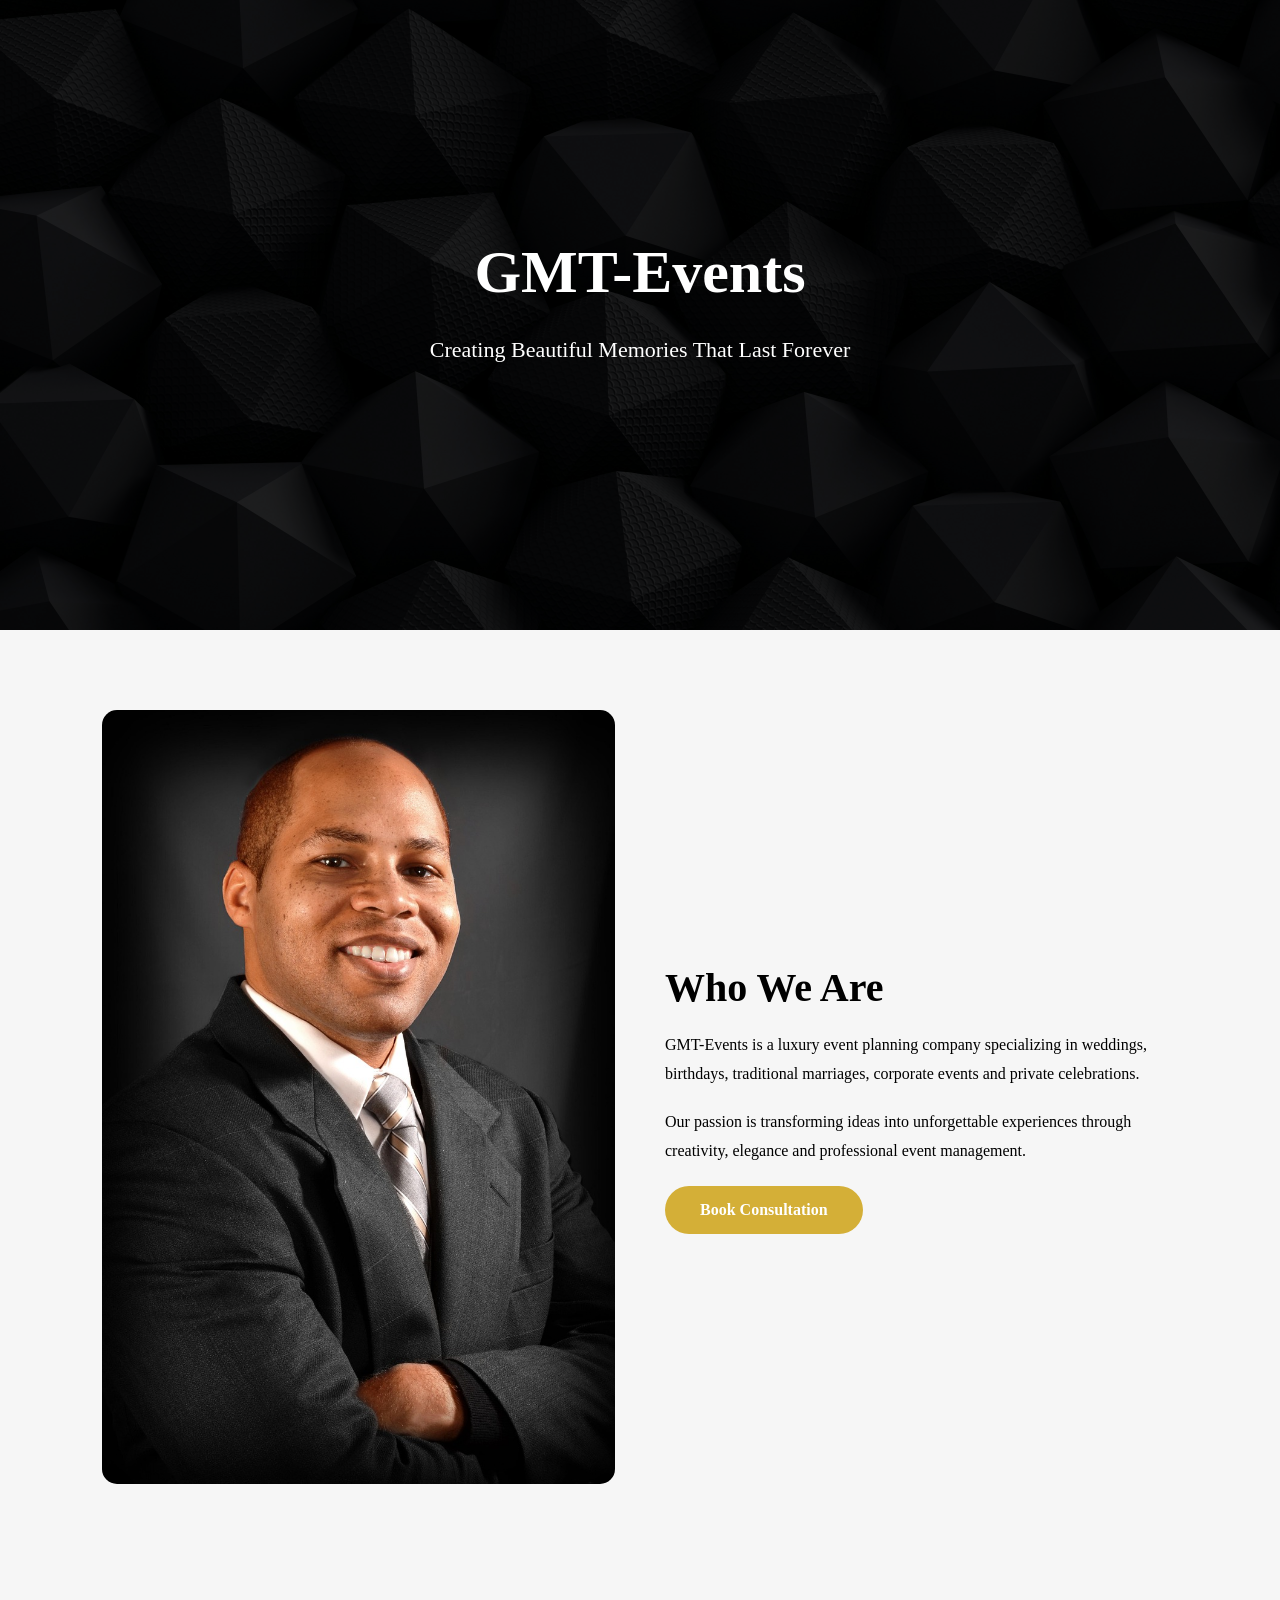
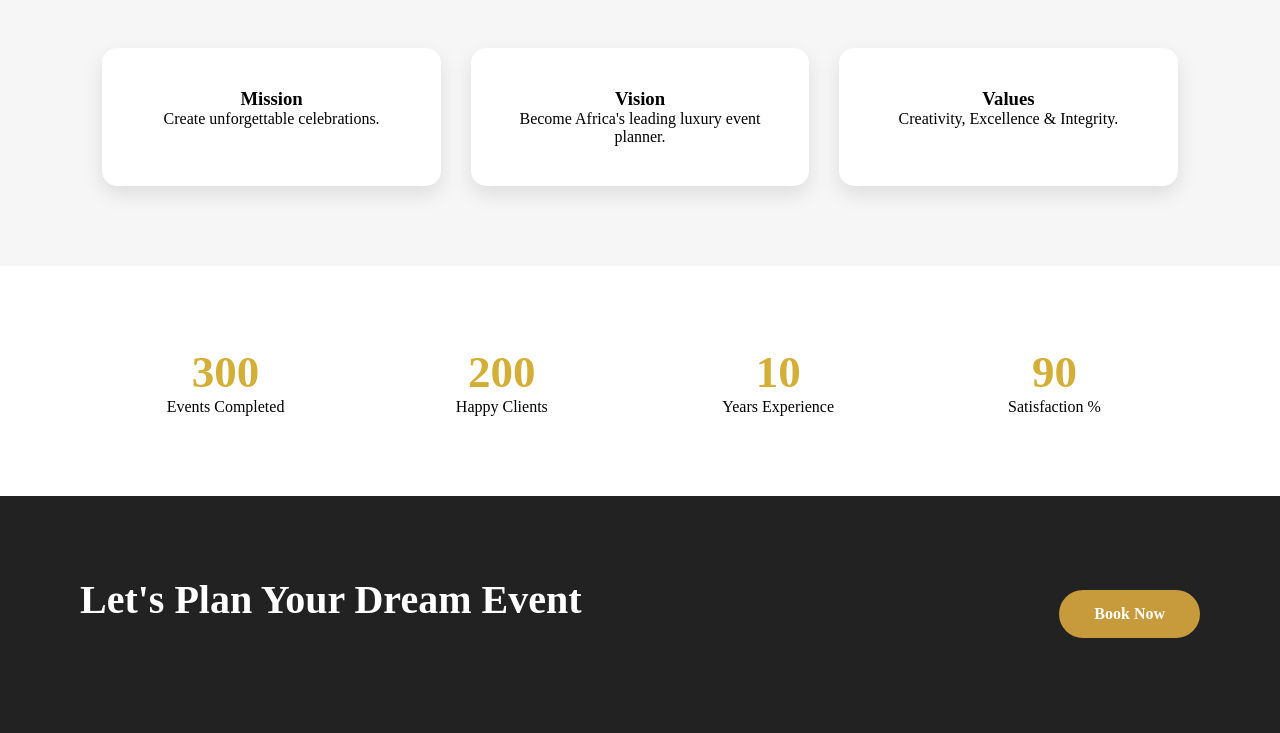
<file: about.html>
<!DOCTYPE html>
<html lang="en">
<head>
    <meta charset="UTF-8">
    <meta name="viewport" content="width=device-width, initial-scale=1.0">
    <title>About </title><link rel="stylesheet" href="style.css">
<script defer src="javascript.js"></script>
</head>
<body>


<!-- Hero -->

<header class="about-hero">

<div class="hero-overlay">

<h1>GMT-Events</h1>

<p>Creating Beautiful Memories That Last Forever</p>

</div>

</header>

<!-- About -->

<section class="about-section">

<div class="about-image">

<img src="photos/portrait-3275985_1280.jpg" alt="About Us">

</div>

<div class="about-text">

<h2>Who We Are</h2>

<p>

GMT-Events is a luxury event planning company specializing in weddings, birthdays, traditional marriages, corporate events and private celebrations.

</p>

<p>

Our passion is transforming ideas into unforgettable experiences through creativity, elegance and professional event management.

</p>

<a href="booking.html" class="btn">
Book Consultation
</a>

</div>

</section>

<!-- Mission -->

<section class="mission">

<div class="box">

<i class="fas fa-bullseye"></i>

<h3>Mission</h3>

<p>Create unforgettable celebrations.</p>

</div>

<div class="box">

<i class="fas fa-eye"></i>

<h3>Vision</h3>

<p>Become Africa's leading luxury event planner.</p>

</div>

<div class="box">

<i class="fas fa-heart"></i>

<h3>Values</h3>

<p>Creativity, Excellence & Integrity.</p>

</div>

</section>

<!-- Statistics -->

<section class="stats">

<div class="counter">

<h2 data-target="500">300</h2>

<p>Events Completed</p>

</div>

<div class="counter">

<h2 data-target="300">200</h2>

<p>Happy Clients</p>

</div>

<div class="counter">

<h2 data-target="12">10</h2>

<p>Years Experience</p>

</div>

<div class="counter">

<h2 data-target="100">90</h2>

<p>Satisfaction %</p>

</div>

</section>

<!-- CTA -->

<section class="cta">

<h2>Let's Plan Your Dream Event</h2>

<a href="booking.html" class="btn">

Book Now

</a>

</section>


</body>
</html>
</file>
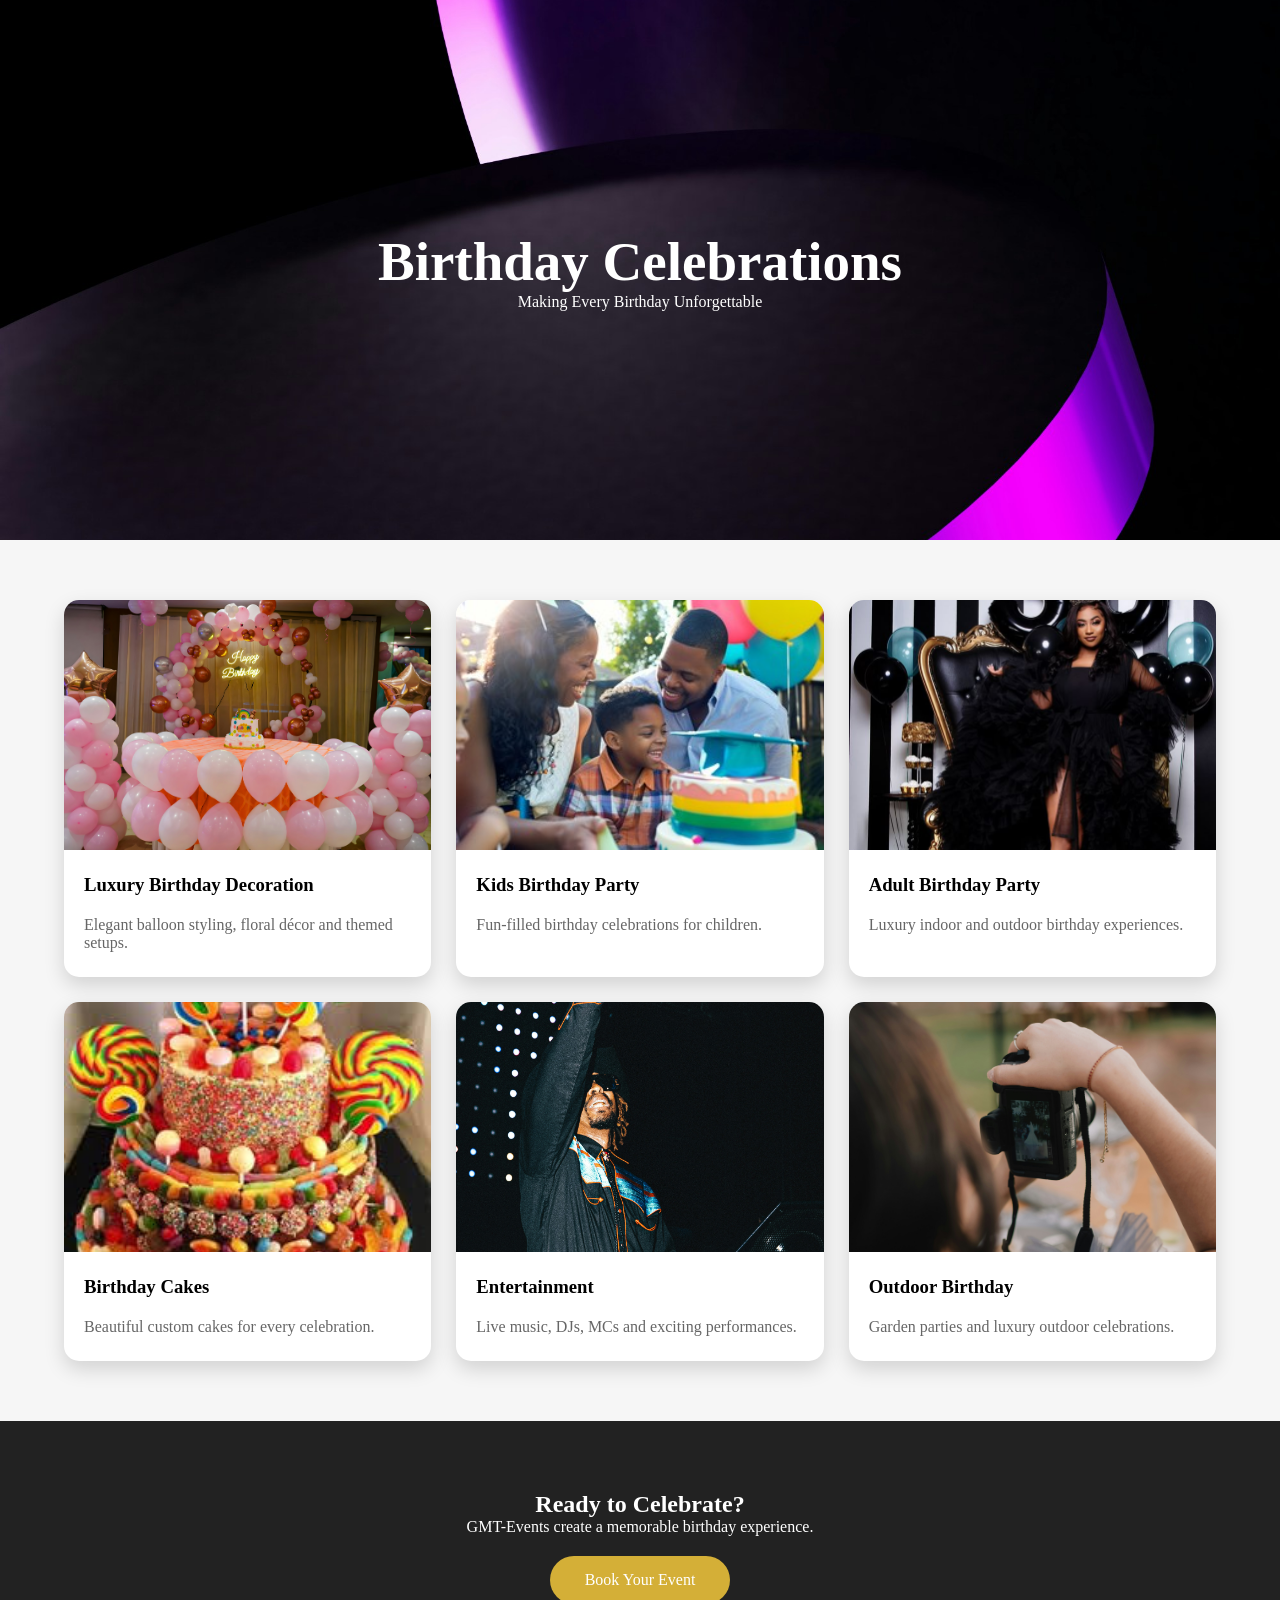
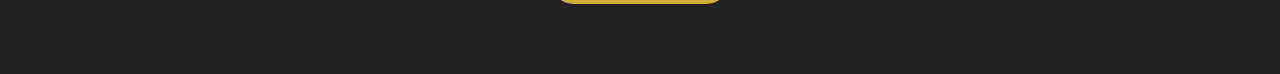
<file: birthday.html>
<!DOCTYPE html>
<html lang="en">
<head>
    <meta charset="UTF-8">
    <meta name="viewport" content="width=device-width, initial-scale=1.0">
    <title>Birthday Gallery</title><link rel="stylesheet" href="style.css">
<script defer src="javascript.js"></script>

</head>
<body>
    <header class="birthday-hero">

<h1>Birthday Celebrations</h1>

<p>Making Every Birthday Unforgettable</p>

</header>

<section class="birthday-gallery">

<div class="birthday-card">

<img src="birthday/onkar-singh-D31ZvQgI9z8-unsplash.jpg" alt="Birthday Decoration">

<h3>Luxury Birthday Decoration</h3>

<p>Elegant balloon styling, floral décor and themed setups.</p>

</div>

<div class="birthday-card">

<img src="birthday/joyful-birthday-celebration-stockcake.jpg" alt="Kids Birthday">

<h3>Kids Birthday Party</h3>

<p>Fun-filled birthday celebrations for children.</p>

</div>

<div class="birthday-card">

<img src="birthday/dc3555c5e132d1c9cac86509b5f7e0b6.jpg" alt="Adult Birthday">

<h3>Adult Birthday Party</h3>

<p>Luxury indoor and outdoor birthday experiences.</p>

</div>

<div class="birthday-card">

<img src="birthday/images-5.jpeg" alt="Birthday Cake">

<h3>Birthday Cakes</h3>

<p>Beautiful custom cakes for every celebration.</p>

</div>

<div class="birthday-card">

<img src="birthday/logan-weaver-lgnwvr-NG9Aij79WBs-unsplash.jpg" alt="Entertainment">

<h3>Entertainment</h3>

<p>Live music, DJs, MCs and exciting performances.</p>

</div>

<div class="birthday-card">

<img src="birthday/fotografo-samuel-cruz-R6VgRGaY78g-unsplash.jpg" alt="Outdoor Party">

<h3>Outdoor Birthday</h3>

<p>Garden parties and luxury outdoor celebrations.</p>

</div>

</section>

<section class="book-now">

<h2>Ready to Celebrate?</h2>

<p>GMT-Events create a memorable birthday experience.</p>

<a href="bookingform.html">Book Your Event</a>

</section>



    
</body>
</html>
</file>
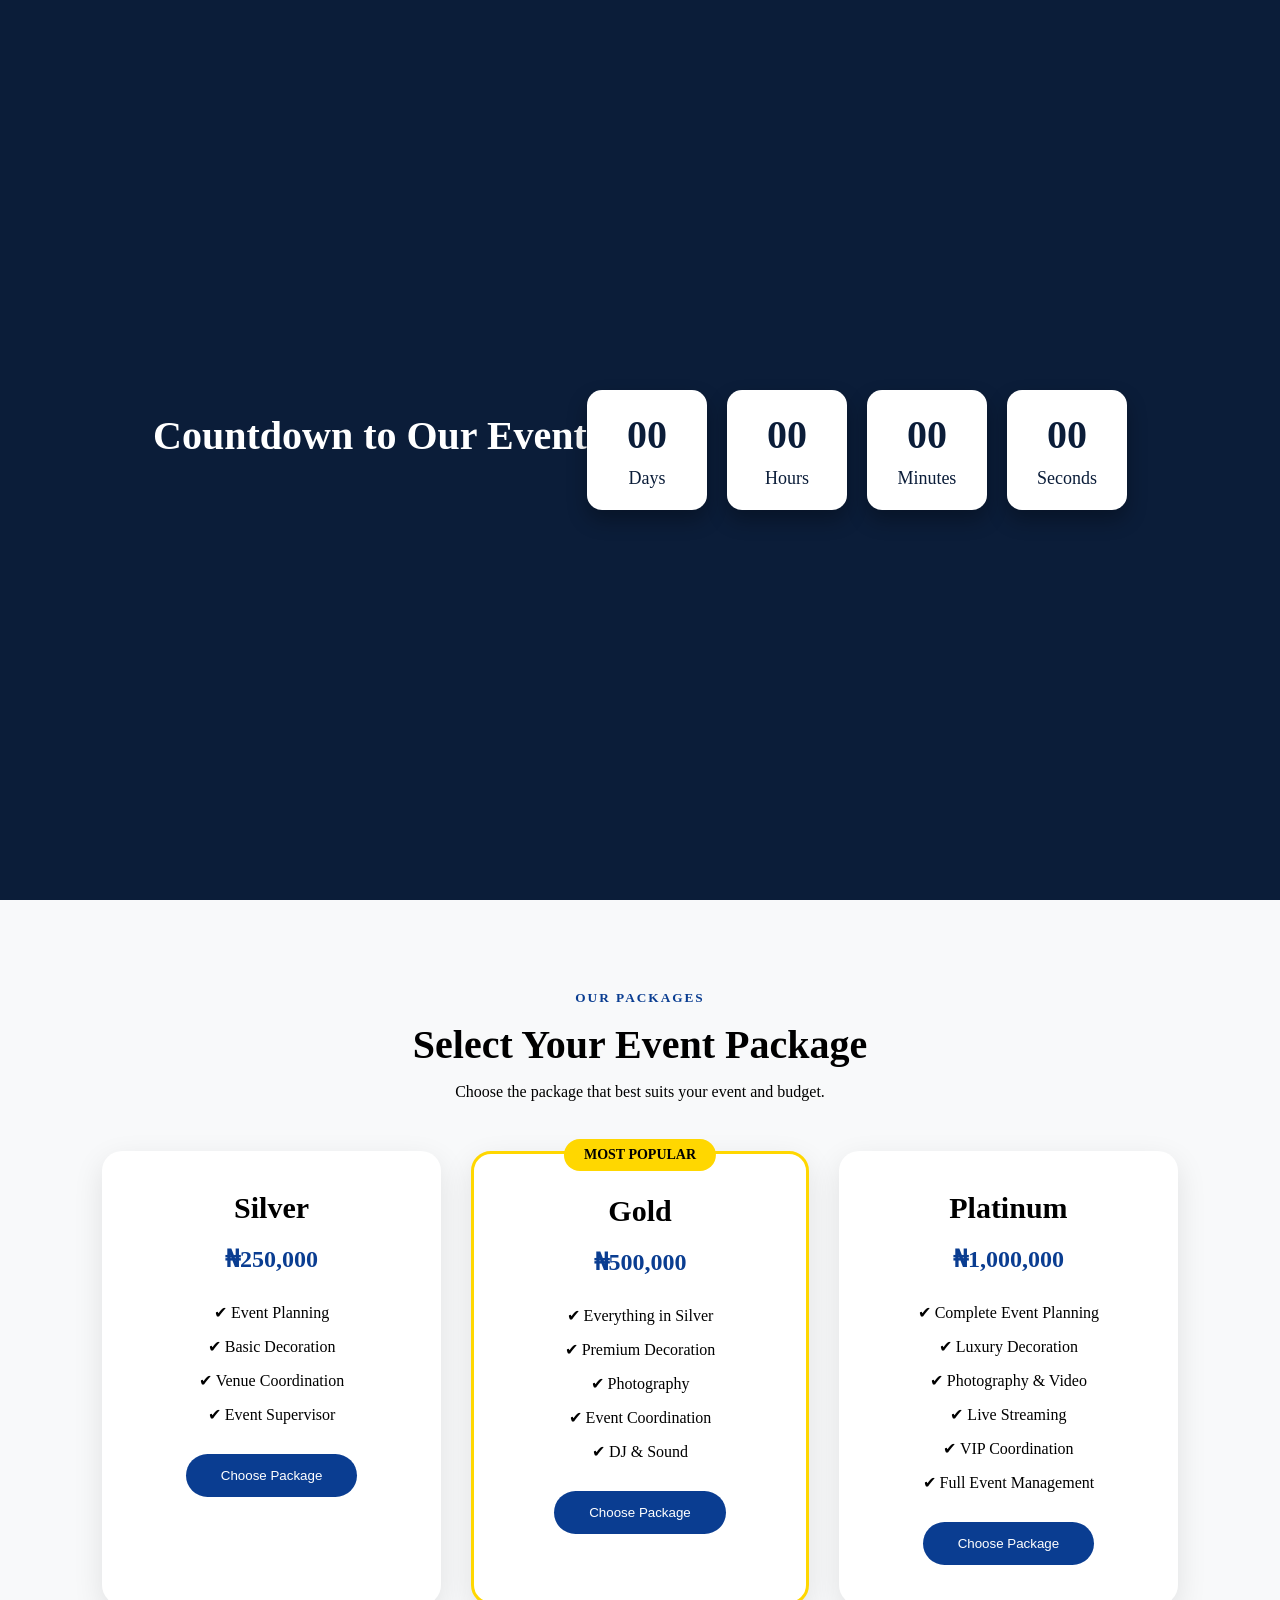
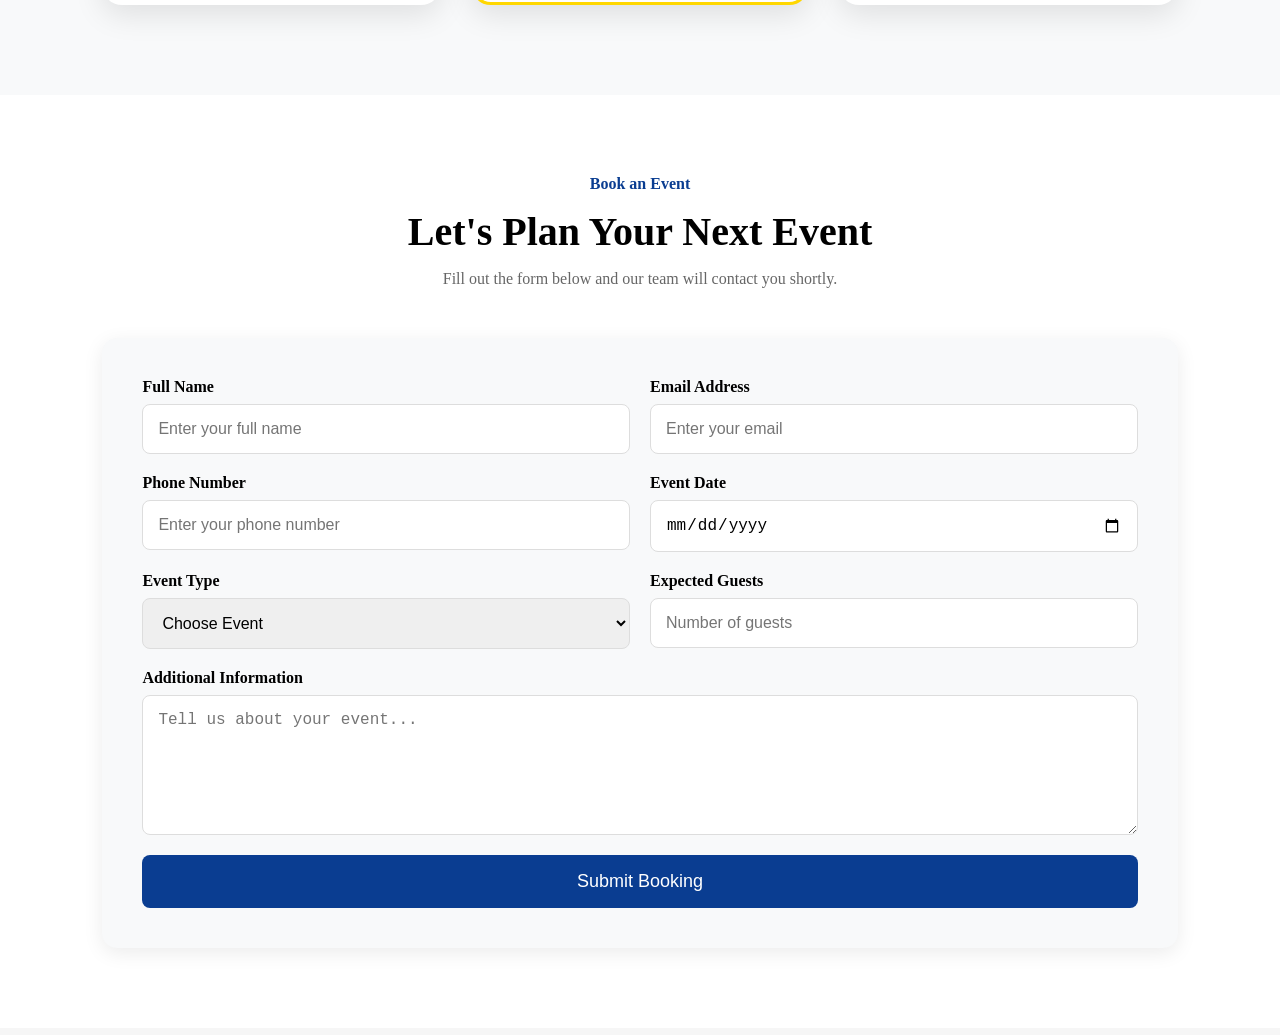
<file: bookingform.html>
<!DOCTYPE html>
<html lang="en">
<head>
    <meta charset="UTF-8">
    <meta name="viewport" content="width=device-width, initial-scale=1.0">
    <title>Document</title><link rel="stylesheet" href="style.css">
<script defer src="javascript.js"></script>
</head>
<body>
<section id="countdown" class="countdown-section">
    
<section class="countdown-section">
    <h1>Countdown to Our Event</h1>

    <div class="countdown">

        <div class="time-box">
            <span id="day">00</span>
            <small>Days</small>
        </div>

        <div class="time-box">
            <span id="hours">00</span>
            <small>Hours</small>
        </div>

        <div class="time-box">
            <span id="minutes">00</span>
            <small>Minutes</small>
        </div>

        <div class="time-box">
            <span id="seconds">00</span>
            <small>Seconds</small>
        </div>

    </div>

</section>
</section>


</section>


    <!--================ PRICE PACKAGES =================-->

<section class="booking-package-section">

    <div class="booking-package-container">

        <div class="booking-package-title">

            <h5>OUR PACKAGES</h5>

            <h2>Select Your Event Package</h2>

            <p>Choose the package that best suits your event and budget.</p>

        </div>

        <div class="booking-package-grid">

            <!-- Silver -->

            <div class="booking-package-card">

                <h3>Silver</h3>

                <h1>₦250,000</h1>

                <ul>

                    <li>✔ Event Planning</li>

                    <li>✔ Basic Decoration</li>

                    <li>✔ Venue Coordination</li>

                    <li>✔ Event Supervisor</li>

                </ul>

                <button class="booking-package-btn"
                data-package="Silver"
                data-price="₦250,000">

                    Choose Package

                </button>

            </div>

            <!-- Gold -->

            <div class="booking-package-card featured">

                <span class="booking-package-badge">

                    MOST POPULAR

                </span>

                <h3>Gold</h3>

                <h1>₦500,000</h1>

                <ul>

                    <li>✔ Everything in Silver</li>

                    <li>✔ Premium Decoration</li>

                    <li>✔ Photography</li>

                    <li>✔ Event Coordination</li>

                    <li>✔ DJ & Sound</li>

                </ul>

                <button class="booking-package-btn"
                data-package="Gold"
                data-price="₦500,000">

                    Choose Package

                </button>

            </div>

            <!-- Platinum -->

            <div class="booking-package-card">

                <h3>Platinum</h3>

                <h1>₦1,000,000</h1>

                <ul>

                    <li>✔ Complete Event Planning</li>

                    <li>✔ Luxury Decoration</li>

                    <li>✔ Photography & Video</li>

                    <li>✔ Live Streaming</li>

                    <li>✔ VIP Coordination</li>

                    <li>✔ Full Event Management</li>

                </ul>

                <button class="booking-package-btn"
                data-package="Platinum"
                data-price="₦1,000,000">

                    Choose Package

                </button>

            </div>

        </div>

    </div>

</section>
    <!-- ================= BOOKING SECTION ================= -->

<section id="booking" class="booking-section">

    <div class="booking-container">

        <!-- Section Title -->
        <div class="booking-title">

            <h4>Book an Event</h4>

            <h2>Let's Plan Your Next Event</h2>

            <p>
                Fill out the form below and our team will contact you shortly.
            </p>

        </div>

        <!-- Booking Form -->
        <form class="booking-form" id="bookingForm">

            <div class="booking-row">

                <div class="booking-input">
                    <label>Full Name</label>
                    <input type="text" id="fullname" placeholder="Enter your full name">
                </div>

                <div class="booking-input">
                    <label>Email Address</label>
                    <input type="email" id="email" placeholder="Enter your email">
                </div>

            </div>

            <div class="booking-row">

                <div class="booking-input">
                    <label>Phone Number</label>
                    <input type="tel" id="phone" placeholder="Enter your phone number">
                </div>

                <div class="booking-input">
                    <label>Event Date</label>
                    <input type="date" id="date">
                </div>

            </div>

            <div class="booking-row">

                <div class="booking-input">
                    <label>Event Type</label>

                    <select id="eventType">

                        <option value="">Choose Event</option>

                        <option>Wedding</option>

                        <option>Birthday</option>

                        <option>Corporate Event</option>

                        <option>Concert</option>

                        <option>Cultural Festival</option>

                        <option>Private Party</option>

                    </select>

                </div>

                <div class="booking-input">
                    <label>Expected Guests</label>
                    <input type="number" id="guests" placeholder="Number of guests">
                </div>

            </div>

            <div class="booking-input">

                <label>Additional Information</label>

                <textarea id="message"
                placeholder="Tell us about your event..."
                rows="6"></textarea>

            </div>

            <button type="submit" class="booking-btn">

                Submit Booking

            </button>

        </form>

    </div>



<!-- ================= END BOOKING ================= --
</body>
</html>
</file>
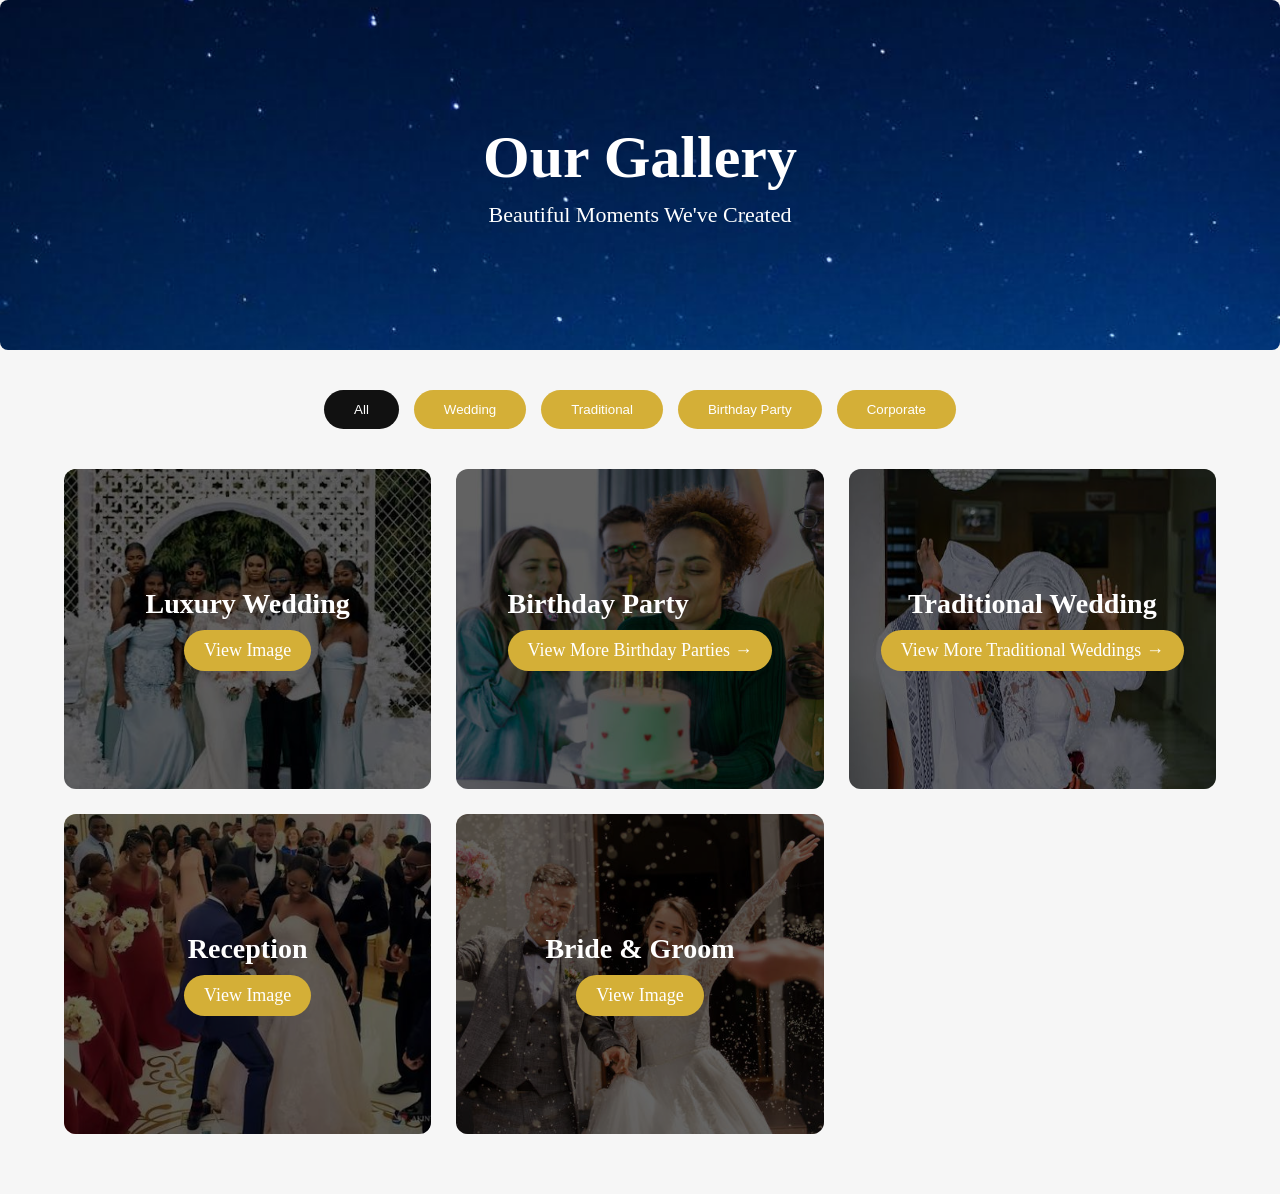
<file: ourgallery.html>
<!DOCTYPE html>
<html lang="en">
<head>
    <meta charset="UTF-8">
    <meta name="viewport" content="width=device-width, initial-scale=1.0">
    <title>our gallery</title> <link rel="stylesheet" href="style.css">
</head><script defer src="javascript.js"></script>
</head>
<body>
    
    
<section class="gallery-header">

    <h1>Our Gallery</h1>

    <p>Beautiful Moments We've Created</p>

</section>

<div class="filter-buttons">

<button class="active" data-filter="all">All</button>

<button data-filter="wedding">Wedding</button>

<button data-filter="traditional.html">Traditional</button>

<button data-filter="birthday">Birthday Party</button>

<button data-filter="corporate">Corporate</button>

</div>

<section class="gallery-container">

<div class="gallery-item wedding">

<img src="photos/Internet_20260721_062810_7.jpeg">

<div class="overlay">

<h3>Luxury Wedding</h3>

<p>View Image</p>

</div>

</div>

<div class="gallery-item birthday">
<a href="birthday.html">
<img src="photos/istockphoto-1391026969-612x612.jpg" alt="Birthday Party">

<div class="overlay">

<h3>Birthday Party</h3>

<p>View More Birthday Parties &#8594; </p>
</a>
</div>

</div>

<div class="gallery-item traditional">

    <a href="traditional.html" >
        <img src="photos/Internet_20260721_062810_2.jpeg"
             alt="Traditional Wedding">
             

        <div class="overlay">

            <h3>Traditional Wedding </h3>

            <p>View More Traditional Weddings &rarr;</p>

        </div>

    </a>

</div>

    </a>

</div>

</div>

<div class="gallery-item wedding">

<img src="photos/Internet_20260721_062810_10.jpeg">

<div class="overlay">

<h3>Reception</h3>

<p>View Image</p>

</div>

</div>

<div class="gallery-item wedding">

<img src="photos/istockphoto-1190043570-612x612.jpg">

<div class="overlay">

<h3>Bride & Groom</h3>

<p>View Image</p>

</div>

</div>
</a>
</section>


</body>
</html>
</file>
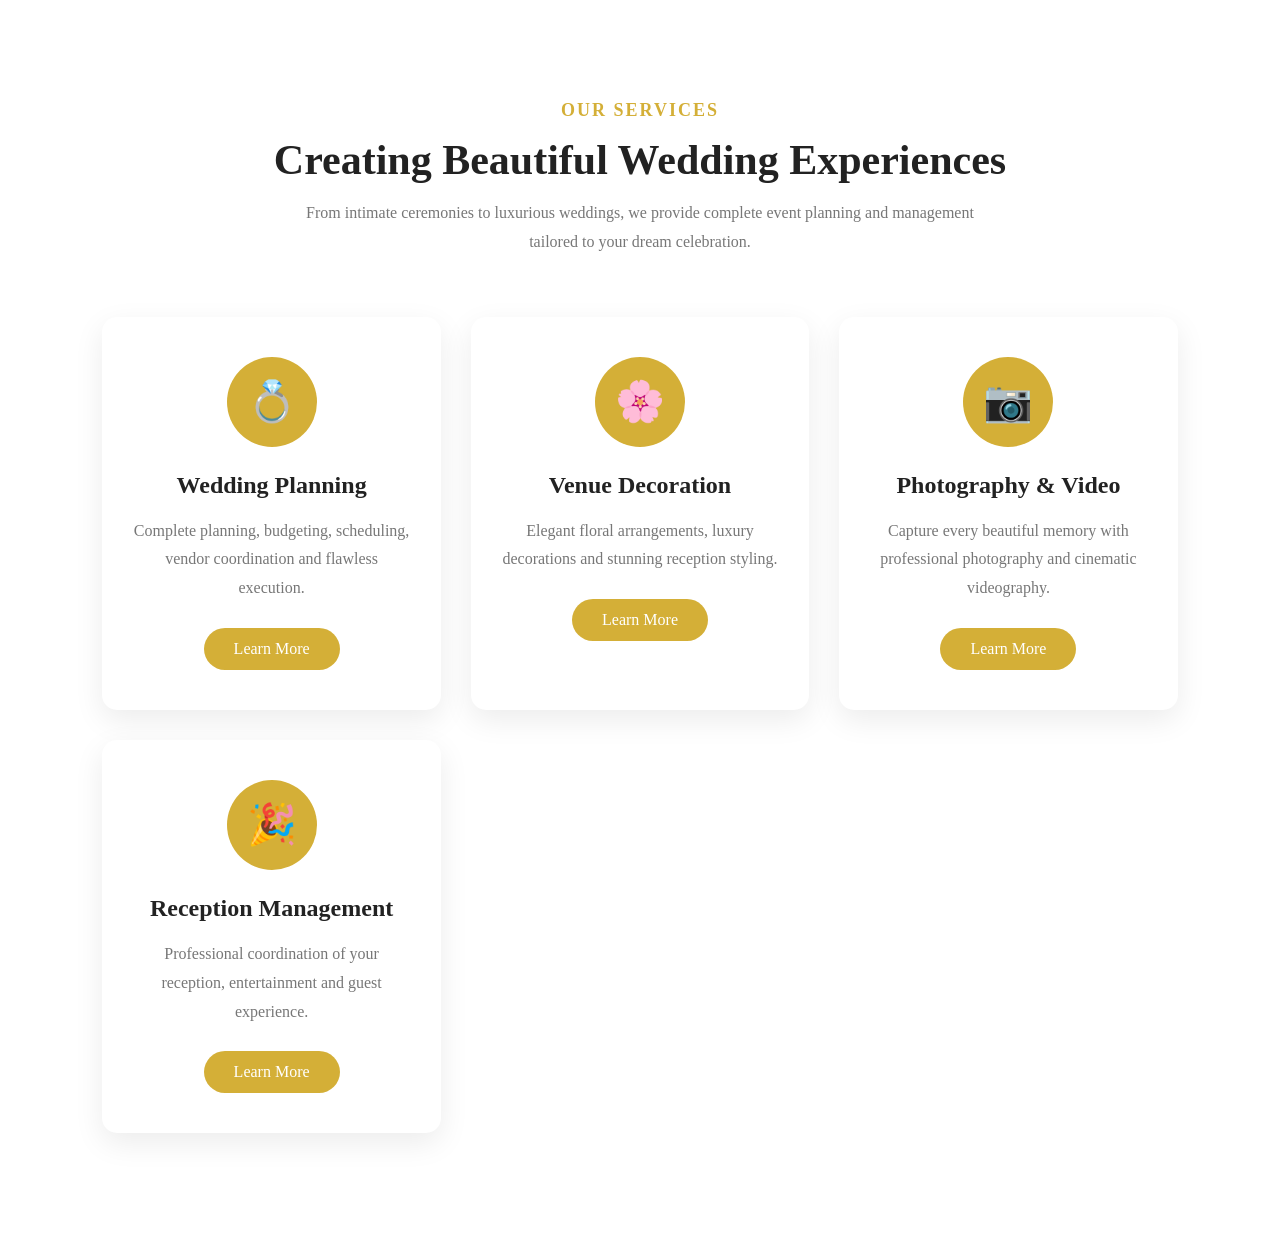
<file: ourservices.html>
<!DOCTYPE html>
<html lang="en">
<head>
    <meta charset="UTF-8">
    <meta name="viewport" content="width=device-width, initial-scale=1.0">
    <title>Our Services  GMT-Events</title><link rel="stylesheet" href="style.css">
</head><script defer src="javascript.js"></script>
<body>
    
<!-- =========================
     OUR SERVICES SECTION
========================= -->

<section class="ws-services-section" id="services">

    <div class="ws-services-title">

        <span>Our Services</span>

        <h2>Creating Beautiful Wedding Experiences</h2>

        <p>
            From intimate ceremonies to luxurious weddings,
            we provide complete event planning and management
            tailored to your dream celebration.
        </p>

    </div>

    <div class="ws-services-container">

        <!-- Card 1 -->
        <div class="ws-service-card">

            <div class="ws-service-icon">
                💍
            </div>

            <h3>Wedding Planning</h3>

            <p>
                Complete planning, budgeting, scheduling,
                vendor coordination and flawless execution.
            </p>

            <a href="ourservices.html">Learn More</a>

        </div>

        <!-- Card 2 -->

        <div class="ws-service-card">

            <div class="ws-service-icon">
                🌸
            </div>

            <h3>Venue Decoration</h3>

            <p>
                Elegant floral arrangements,
                luxury decorations and stunning reception styling.
            </p>

            <a href="ourservices.html">Learn More</a>

        </div>

        <!-- Card 3 -->

        <div class="ws-service-card">

            <div class="ws-service-icon">
                📷
            </div>

            <h3>Photography & Video</h3>

            <p>
                Capture every beautiful memory with
                professional photography and cinematic videography.
            </p>

            <a href="#">Learn More</a>

        </div>

        <!-- Card 4 -->

        <div class="ws-service-card">

            <div class="ws-service-icon">
                🎉
            </div>

            <h3>Reception Management</h3>

            <p>
                Professional coordination of your reception,
                entertainment and guest experience.
            </p>

            <a href="ourservices.html">Learn More</a>

        </div>

    </div>

</section>
</body>
</html>
</file>
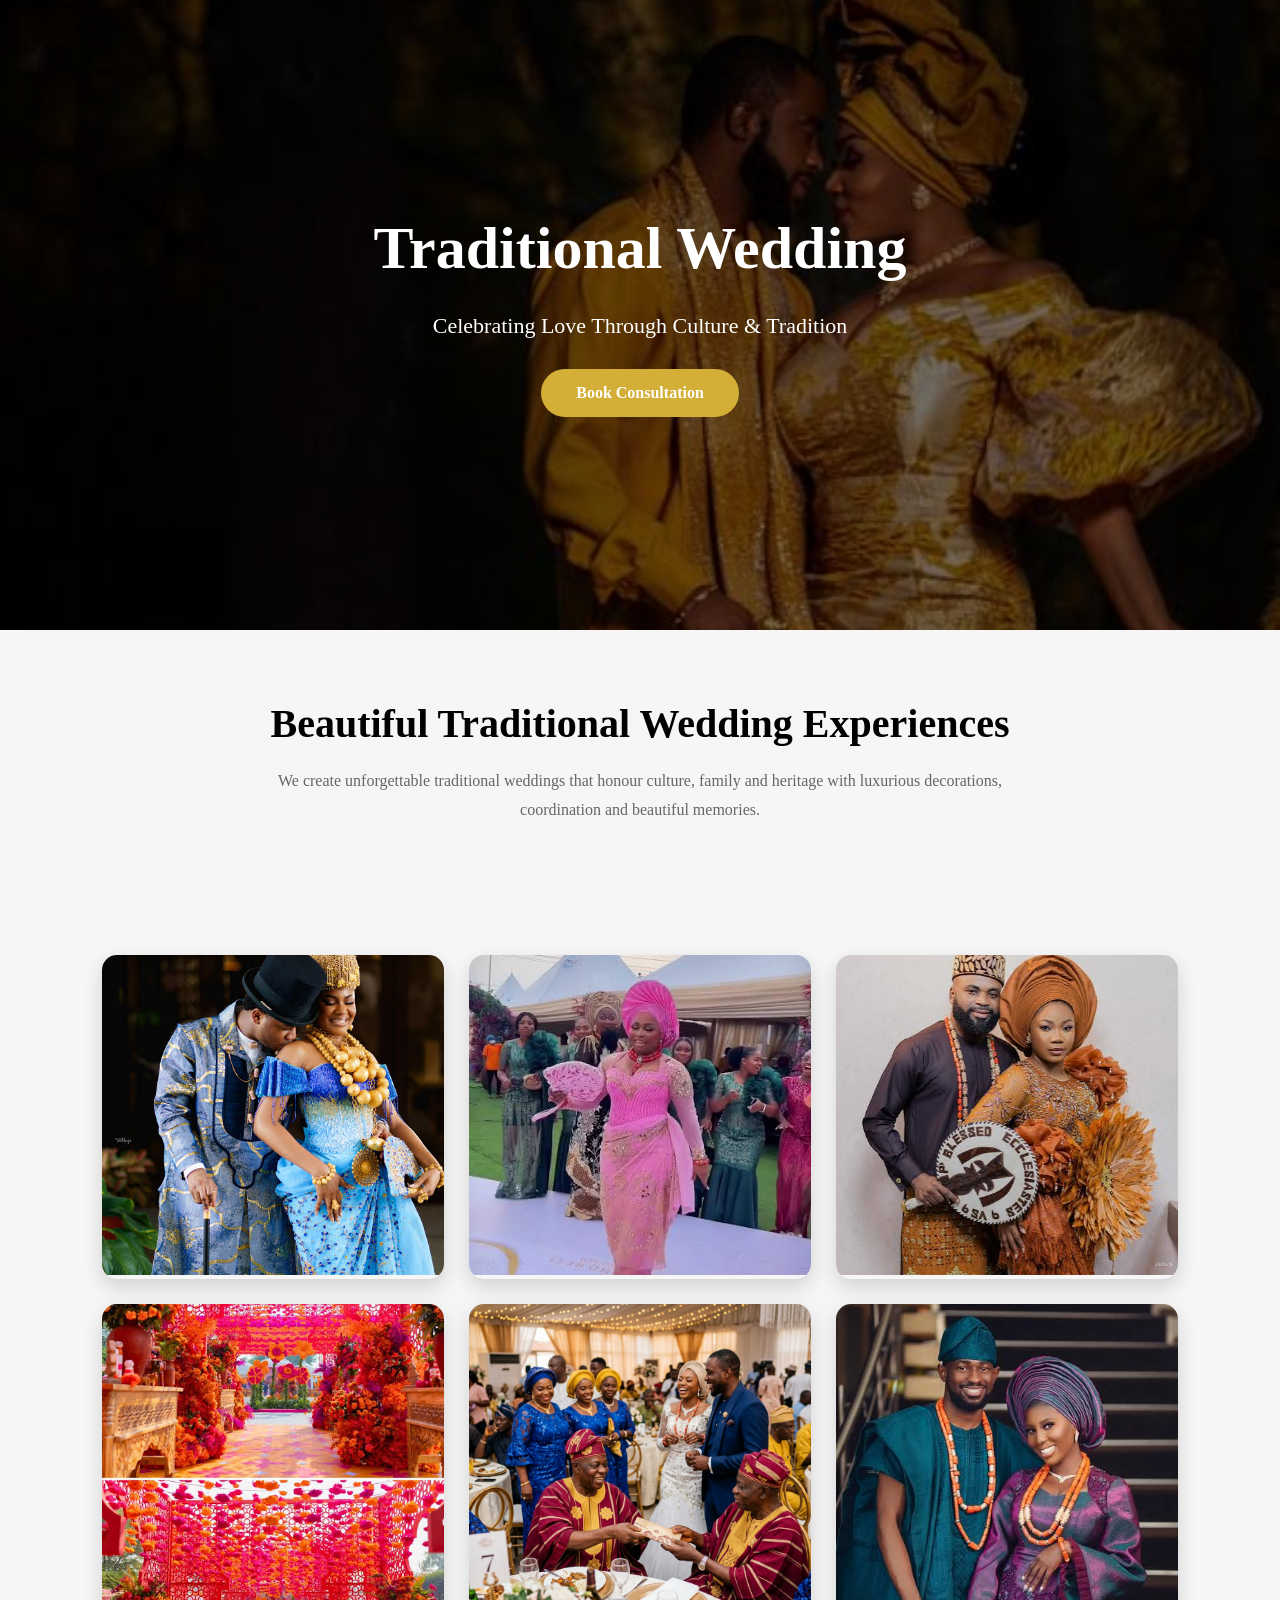
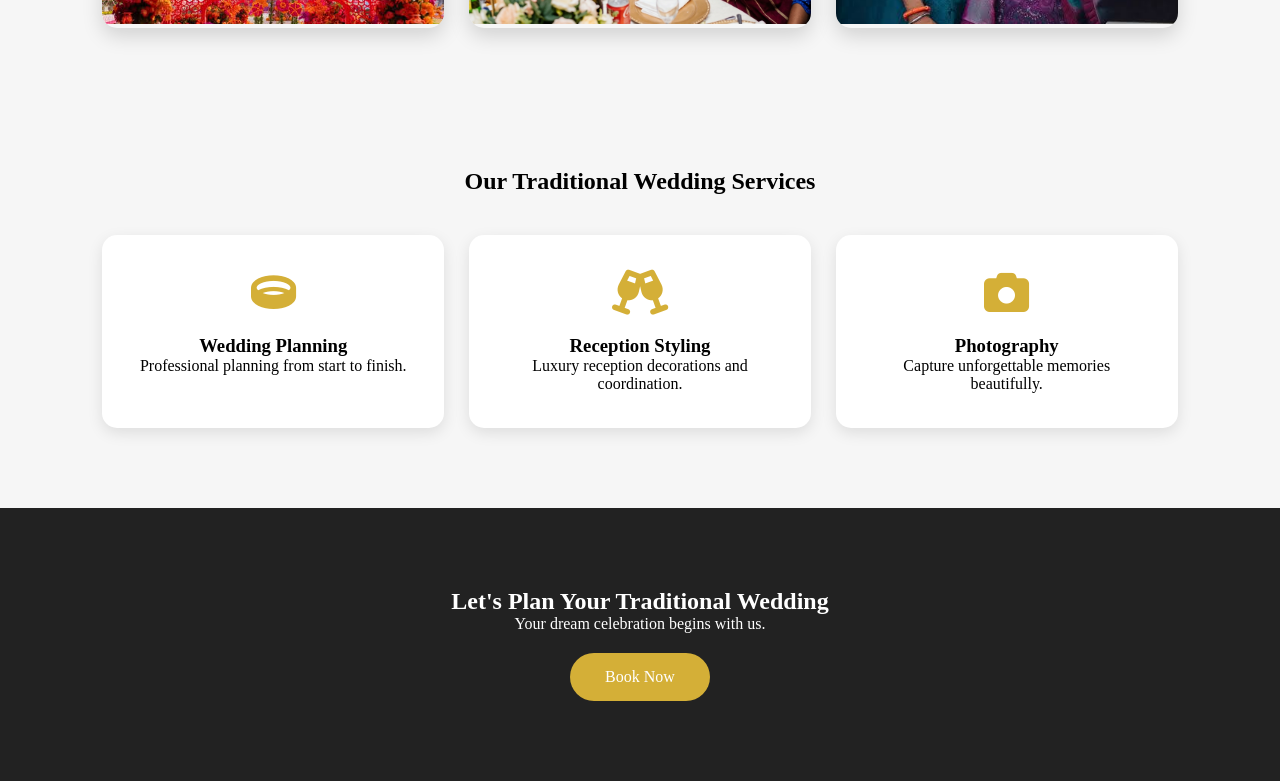
<file: traditional.html>
<!DOCTYPE html>
<html lang="en">
<head>
    <meta charset="UTF-8">
    <meta name="viewport" content="width=device-width, initial-scale=1.0">

    <title>Traditional Wedding</title>

    <link rel="stylesheet" href="style.css">

    <link rel="stylesheet"
          href="https://cdnjs.cloudflare.com/ajax/libs/font-awesome/6.6.0/css/all.min.css">

    <script defer src="javascript.js"></script>
</head>
<body>


    <!-- HERO -->

<header class="traditional-hero">

<div class="hero-overlay">

<h1>Traditional Wedding</h1>

<p>Celebrating Love Through Culture & Tradition</p>

<a href="bookingform.html" class="hero-btn">Book Consultation</a>

</div>

</header>

<!-- INTRO -->

<section class="traditional-intro">

<h2>Beautiful Traditional Wedding Experiences</h2>

<p>

We create unforgettable traditional weddings that honour culture,
family and heritage with luxurious decorations, coordination and
beautiful memories.

</p>

</section>

<!-- GALLERY -->

<section class="traditional-gallery">

<div class="traditional-card">

<img src="traditional/Internet_20260722_152448_14.jpeg" alt="Traditional Wedding">

<div class="traditional-overlay">

<h3>Traditional Wedding</h3>

<p>View Image</p>

</div>

</div>

<div class="traditional-card">

<img src="traditional/Internet_20260722_152448_5.jpeg" alt="Bride">

<div class="traditional-overlay">

<h3>Bride Entrance</h3>

<p>View Image</p>

</div>

</div>

<div class="traditional-card">

<img src="traditional/Internet_20260722_152448_15.jpeg" alt="Bride & Groom">

<div class="traditional-overlay">

<h3>Bride & Groom</h3>

<p>View Image</p>

</div>

</div>

<div class="traditional-card">

<img src="traditional/images-6.jpeg" alt="Decoration">

<div class="traditional-overlay">

<h3>Luxury Decoration</h3>

<p>View Image</p>

</div>

</div>

<div class="traditional-card">

<img src="traditional/who-is-responsible-for-paying-for-a-wedding-in-nigeria.png" alt="Reception">

<div class="traditional-overlay">

<h3>Reception</h3>

<p>View Image</p>

</div>

</div>

<div class="traditional-card">

<img src="traditional/Internet_20260722_152448_25.jpeg" alt="Couple">

<div class="traditional-overlay">

<h3>Happy Couple</h3>

<p>View Image</p>

</div>

</div>

</section>

<!-- SERVICES -->

<section class="traditional-services">

<h2>Our Traditional Wedding Services</h2>

<div class="service-grid">

<div class="service-box">
<i class="fa-solid fa-ring"></i>
<h3>Wedding Planning</h3>
<p>Professional planning from start to finish.</p>
</div>

<div class="service-box">
<i class="fa-solid fa-champagne-glasses"></i>
<h3>Reception Styling</h3>
<p>Luxury reception decorations and coordination.</p>
</div>

<div class="service-box">
<i class="fa-solid fa-camera"></i>
<h3>Photography</h3>
<p>Capture unforgettable memories beautifully.</p>
</div>

</div>

</section>

<!-- CTA -->

<section class="traditional-cta">

<h2>Let's Plan Your Traditional Wedding</h2>

<p>Your dream celebration begins with us.</p>

<a href="bookingform.html">Book Now</a>

</section>



</body>

</html>
</file>
<file: style.css>
*{
margin:0;
padding:0;
box-sizing:border-box;
}
/* HEADER */



/* Header */

.header{
    display:flex;
    justify-content:space-between;
    align-items:center;
    padding:15px 25px;
    background:#fff;
    position:fixed;
    width:100%;
    top:0;
    left:0;
    z-index:1000;
}

.logo{
    display:flex;
    align-items:center;
    gap:10px;
}

.logo img{
    width:55px;
}

/* Desktop Menu */

.navbar ul{
    display:flex;
    list-style:none;
    gap:25px;
}

.navbar a{
    text-decoration:none;
    color:#003366;
    font-weight:bold;
}

/* Hamburger */

.hamburger{
    display:none;
    font-size:35px;
    cursor:pointer;
    color:#003366;
}

/* Mobile Menu */

.mobile-menu{
    position:fixed;
    top:0;
    right:-280px;
    width:280px;
    height:100%;
    background:#003366;
    transition:0.4s;
    padding-top:70px;
    z-index:9999;
}

.mobile-menu.active{
    right:0;
}

.mobile-menu a{
    display:block;
    color:#fff;
    text-decoration:none;
    padding:18px 30px;
    font-size:20px;
}

.mobile-menu a:hover{
    background:#0b5ed7;
}

.close{
    position:absolute;
    top:15px;
    right:20px;
    font-size:35px;
    color:white;
    cursor:pointer;
}

/* Mobile */

@media(max-width:768px){

    .navbar{
        display:none;
    }

    .hamburger{
        display:block;
    }

}

/*================ HERO SLIDER ================*/

.hero-section{

    position:relative;

    width:100%;

    height:100vh;

    overflow:hidden;

}

.hero-slider{

    width:100%;

    height:100%;

    position:relative;

}

.hero-slide{

    position:absolute;

    width:100%;

    height:100%;

    opacity:0;

    transition:opacity 1s ease;

}

.hero-slide.active{

    opacity:1;

}

.hero-slide img{

    width:100%;

    height:100%;

    object-fit:cover;

}

.hero-overlay{

    position:absolute;

    top:0;

    left:0;

    width:100%;

    height:100%;

    background:rgba(0,0,0,.55);

}

.hero-text{

    position:absolute;

    top:50%;

    left:50%;

    transform:translate(-50%,-50%);

    text-align:center;

    color:white;

    width:90%;

}

.hero-text h1{

    font-size:60px;

    margin-bottom:20px;

}

.hero-text p{

    font-size:24px;

    margin-bottom:35px;

}

.hero-btn{

    display:inline-block;

    padding:15px 40px;

    background:#FFD700;

    color:#000;

    text-decoration:none;

    border-radius:30px;

    font-weight:bold;

}

.hero-btn:hover{

    background:white;

}


.cta{
    background: #403a8a;
    color: #fff;
    display: flex;
    justify-content: space-between;
    align-items: center;
    padding: 35px 80px;
}

    
    
/* Hero */

.service-hero{

height:70vh;

background:url("/photos/aditya-chinchure-ZhQCZjr9fHo-unsplash.jpg") center/cover no-repeat;

display:flex;

align-items:center;

justify-content:center;

position:relative;
border-radius: 10px;

}

.overlayp{

background:rgba(0,0,0,.55);

width:100%;

height:100%;

display:flex;

flex-direction:column;

justify-content:center;

align-items:center;

text-align:center;

color:#fff;

}

.overlayp h1{

font-size:60px;

margin-bottom:20px;

}

.overlayp p{

font-size:22px;

margin-bottom:30px;

}

.hero-btn{

padding:15px 35px;

background:#c79a3b;

color:white;

text-decoration:none;

border-radius:40px;

transition:.3s;

}

.hero-btn:hover{

background:#111;

}

/* Services */

.services{

padding:80px 8%;

}

.title{

text-align:center;

margin-bottom:60px;

}

.title h2{

font-size:40px;

margin-bottom:15px;

}

.service-grid{

display:grid;

grid-template-columns:repeat(auto-fit,minmax(300px,1fr));

gap:30px;

}

.card{

background:white;

border-radius:15px;

overflow:hidden;

box-shadow:0 10px 25px rgba(0,0,0,.1);

transition:.4s;

}

.card img{

width:100%;

height:230px;

object-fit:cover;

display:block;

}

.card h3{

padding:20px;

}

.card p{

padding:0 20px 25px;

line-height:1.7;

color:#666;

}

.card:hover{

transform:translateY(-12px);

}

/* CTA */

.cta{

background:#222;

padding:80px;

text-align:center;

color:white;

}

.cta h2{

font-size:40px;

margin-bottom:20px;

}

.cta p{

margin-bottom:30px;

}

.cta a{

padding:15px 35px;

background:#c79a3b;

text-decoration:none;

color:white;

border-radius:40px;

}

/* Responsive */

@media(max-width:768px){

.overlay h1{

font-size:40px;

}

.title h2{

font-size:32px;

}

}
    /*Hero Content */

    .hero-content{
        position:relative;
        z-index:2;
        height: 100%;
        display: flex;
        flex-direction: column;
        justify-content: center;
        align-items: center;
        text-align: center;
        color: white;
        padding: 20px;

    }

    /* Main Heading */

    .hero-content h1{
        font-size: 60px;
        margin-bottom: 20px;
    
    }
    /* Paragragh */

    .hero-content p{
        font-size: 22px;
        margin-bottom: 40px;

    }
    /* Button Container */

    .hero-buttons{
        display: flex;
        gap: 20px;
        flex-wrap: wrap;
    }

    /* Buttons */

    .btn{
        padding:15px 35px;
        background: #FFD700;
        color:#000;
        text-decoration: none;
        border-radius: 40px;
        font-weight: 600;
        transition: 3s;
    }

    /* Hover */
    .btn-hover{
        background: white;
    }

/* Outline Button */

    .btn-outline{
        background: transparent;
        color:white;
        border: 2px solid white;
    }

    .btn-outline:hover{
        background: white;
        color: black;
    }

/* ================= ABOUT HOME ================= */

.about-home-section{

    padding:90px 8%;

    background:#f8f9fa;

}

.about-home-container{

    max-width:1200px;

    margin:auto;

    display:flex;

    align-items:center;

    justify-content:space-between;

    gap:60px;

    flex-wrap:wrap;

}

/* Left Image */

.about-home-image{

    flex:1;

}

.about-home-image img{

    width:100%;

    border-radius:20px;

    display:block;

    box-shadow:0 10px 30px rgba(0,0,0,.15);

}

/* Right Text */

.about-home-content{

    flex:1;

}

.about-home-content h5{

    color:#0A3D91;

    font-size:18px;

    letter-spacing:2px;

    margin-bottom:10px;

}

.about-home-content h2{

    font-size:42px;

    color:#222;

    margin-bottom:20px;

}

.about-home-content p{

    color:#666;

    line-height:1.8;

    margin-bottom:18px;

}

/* Button */

.about-home-btn{

    display:inline-block;

    padding:14px 35px;

    background:#0A3D91;

    color:#fff;

    text-decoration:none;

    border-radius:30px;

    transition:.3s;

}

.about-home-btn:hover{

    background:#FFD700;

    color:#000;

}




/* ================= GALLERY SECTION ================= */

.gallery-section{
    width:100%;
    padding:80px 8%;
    background:#ffffff;

}

.gallery-container{
    display: grid;
    max-width:1200px;

    margin:auto;

}

.gallery-title{

    text-align:center;

    margin-bottom:50px;

}

.gallery-title h4{

    color:#0A3D91;
    font-size:20px;

    margin-bottom:10px;

}

.gallery-title h2{

    font-size:40px;

    margin-bottom:15px;

}

.gallery-title p{

    color:#666;

    font-size:18px;

}

/* Gallery Grid */

.gallery-grid{

    display:grid;

    grid-template-columns:repeat(auto-fit,minmax(300px,1fr));

    gap:25px;

}

/* Gallery Card */

.gallery-card{
    width: 100%;
    overflow:hidden;
    height: 350px;

    border-radius:12px;

    box-shadow:0 5px 20px rgba(0,0,0,.15);
    cursor: pointer;
}

/* Images */

.gallery-card img{

    width:100%;
    height: 100%;
    display:block;
    object-fit: cover;

    transition:.5s;

}

/* Hover Effect */

.gallery-card:hover img{

    transform:scale(1.08);

}

/* ================= GALLERY VIDEO ================= */
.video-section{
    width:90%;
    max-width:1100px;
    margin:50px auto;
    text-align:center;
}

.video-section h2{
    margin-bottom:20px;
}

.hero-video{
    width:100%;
    max-width:900px;
    border-radius:10px;
    box-shadow:0 5px 20px rgba(0,0,0,.2);
}

/* ================= TESTIMONIALS ================= */

.testimonials-section{

    padding:80px 8%;

    background:#f8f9fa;

}

.testimonials-container{

    max-width:1100px;

    margin:auto;

}

.testimonials-title{

    text-align:center;

    margin-bottom:50px;

}

.testimonials-title h4{

    color:#0A3D91;

}

.testimonials-title h2{

    font-size:40px;

    margin:15px 0;

}

.testimonial-slider{

    display:flex;

    align-items:center;

    justify-content:center;

    gap:20px;

}

.testimonial-wrapper{

    width:700px;

    position:relative;

}

.testimonial-card{

    display:none;

    background:white;

    padding:40px;

    border-radius:15px;

    box-shadow:0 5px 20px rgba(0,0,0,.1);

    text-align:center;

}

.active-slide{

    display:block;

}

.testimonial-card img{

    width:120px;

    height:120px;

    border-radius:50%;

    object-fit:cover;

    margin-bottom:20px;

}

.testimonial-card h3{

    margin-bottom:10px;

}

.stars{

    color:gold;

    font-size:22px;

    margin-bottom:20px;

}

.testimonial-card p{

    line-height:1.8;

    color:#666;

}

.slider-btn{

    width:50px;

    height:50px;

    border:none;

    background:#0A3D91;

    color:white;

    font-size:24px;

    border-radius:50%;

    cursor:pointer;

    transition:.3s;

}

.slider-btn:hover{

    background:#FFD700;

    color:black;

}

/* ================= BOOKING SECTION ================= */

.booking-section{

    padding:80px 8%;

    background:#ffffff;

}

.booking-container{

    max-width:1100px;

    margin:auto;

}

.booking-title{

    text-align:center;

    margin-bottom:50px;

}

.booking-title h4{

    color:#0A3D91;

}

.booking-title h2{

    font-size:40px;

    margin:15px 0;

}

.booking-title p{

    color:#666;

}

.booking-form{

    background:#f8f9fa;

    padding:40px;

    border-radius:15px;

    box-shadow:0 5px 20px rgba(0,0,0,.08);

}

.booking-row{

    display:flex;

    gap:20px;

    margin-bottom:20px;

    flex-wrap:wrap;

}

.booking-input{

    flex:1;

    display:flex;

    flex-direction:column;

}

.booking-input label{

    margin-bottom:8px;

    font-weight:600;

}

.booking-input input,
.booking-input select,
.booking-input textarea{

    padding:15px;

    border:1px solid #ddd;

    border-radius:8px;

    font-size:16px;

    outline:none;

}

.booking-input input:focus,
.booking-input select:focus,
.booking-input textarea:focus{

    border-color:#0A3D91;

}

.booking-btn{

    margin-top:20px;

    width:100%;

    padding:16px;

    background:#0A3D91;

    color:white;

    border:none;

    border-radius:8px;

    font-size:18px;

    cursor:pointer;

    transition:.3s;

}

.booking-btn:hover{

    background:#FFD700;

    color:black;

}


/* ================= CONTACT SECTION ================= */

.contact-section{

    padding:80px 8%;

    background:#f8f9fa;

}

.contact-container{

    max-width:1200px;

    margin:auto;

}

.contact-title{

    text-align:center;

    margin-bottom:50px;

}

.contact-title h4{

    color:#0A3D91;

}

.contact-title h2{

    font-size:40px;

    margin:15px 0;

}

.contact-title p{

    color:#666;

}

.contact-content{

    display:flex;

    gap:40px;

    flex-wrap:wrap;

}

/* Contact Information */

.contact-info{

    flex:1;

    display:grid;

    grid-template-columns:repeat(auto-fit,minmax(220px,1fr));

    gap:20px;

}

.contact-card{

    background:white;

    padding:30px;

    border-radius:15px;

    text-align:center;

    box-shadow:0 5px 20px rgba(0,0,0,.08);

}

.contact-card i{

    font-size:40px;

    color:#0A3D91;

    margin-bottom:20px;

}

.contact-card h3{

    margin-bottom:10px;

}

/* Google Map */

.contact-map{

    flex:1;

}

.contact-map iframe{

    width:100%;

    height:100%;

    min-height:450px;

    border:none;

    border-radius:15px;

}

/* Social Media */

.contact-social{

    margin-top:50px;

    text-align:center;

}

.contact-social a{

    width:50px;

    height:50px;

    display:inline-flex;

    justify-content:center;

    align-items:center;

    margin:10px;

    background:#0A3D91;

    color:white;

    border-radius:50%;

    text-decoration:none;

    font-size:20px;

    transition:.3s;

}

.contact-social a:hover{

    background:#FFD700;

    color:black;

}

/* ================= WHATSAPP ================= */

.whatsapp-btn{

    position:fixed;

    right:25px;

    bottom:25px;

    width:60px;

    height:60px;

    background:#25D366;

    color:white;

    display:flex;

    justify-content:center;

    align-items:center;

    border-radius:50%;

    font-size:30px;

    text-decoration:none;

    box-shadow:0 5px 20px rgba(0,0,0,.3);

    z-index:999;

}

.whatsapp-btn:hover{

    transform:scale(1.1);

}

/* ================= FOOTER ================= */

.footer-section{

    background:#0A3D91;

    color:white;

    padding:70px 8% 20px;

}

.footer-container{

    max-width:1200px;

    margin:auto;

    display:grid;

    grid-template-columns:repeat(auto-fit,minmax(250px,1fr));

    gap:40px;

}

.footer-column h2,
.footer-column h3{

    margin-bottom:20px;

}

.footer-column p{

    line-height:1.8;

}

.footer-column ul{

    list-style:none;

}

.footer-column ul li{

    margin-bottom:12px;

}

.footer-column ul li a{

    color:white;

    text-decoration:none;

}

.footer-column ul li a:hover{

    color:#FFD700;

}

/* Newsletter */

.newsletter-form{

    display:flex;

    margin-top:20px;

}

.newsletter-form input{

    flex:1;

    padding:12px;

    border:none;

    outline:none;

}

.newsletter-form button{

    padding:12px 20px;

    border:none;

    background:#FFD700;

    cursor:pointer;

}

/* Bottom Footer */

.footer-bottom{

    text-align:center;

    margin-top:50px;

    border-top:1px solid rgba(255,255,255,.2);

    padding-top:20px;

}

/* ================= BACK TO TOP ================= */

#backToTop{

    position:fixed;

    right:25px;

    bottom:100px;

    width:40px;

    height:40px;

    border:none;

    border-radius:50%;

    background:#0A3D91;

    color:white;

    cursor:pointer;

    display:none;

    font-size:22px;

    z-index:999;

}

#backToTop:hover{

    background:#FFD700;

    color:black;

}

/* ================= TABLETS ================= */

@media (max-width:992px){

    header{

        flex-direction:column;

        gap:20px;

    }

    .hero-content h1{

        font-size:45px;

    }

}

/* ================= MOBILE ================= */

@media (max-width:768px){

    nav ul{

        flex-direction:column;

        align-items:center;

        gap:15px;

    }

    .hero-content h1{

        font-size:34px;

    }

    .hero-content p{

        font-size:18px;

    }

    .about{

        flex-direction:column;

    }

    .booking-row{

        flex-direction:column;

    }

    .contact-content{

        flex-direction:column;

    }

}

/* ================= SMALL PHONES ================= */

@media (max-width:480px){

    .hero-content h1{

        font-size:28px;

    }

    .services-title h2,
    .gallery-title h2,
    .booking-title h2,
    .contact-title h2,
    .testimonials-title h2{

        font-size:30px;

    }

}






@keyframes spin{

    100%{

        transform:rotate(360deg);

    }

}

#progress-bar{

    position:fixed;

    top:0;

    left:0;

    width:0;

    height:5px;

    background:#FFD700;

    z-index:999999;

}

/*================ LIGHTBOX ================*/

.lightbox{

    position:fixed;

    top:0;

    left:0;

    width:100%;

    height:100%;

    background:rgba(0,0,0,.9);

    display:none;

    justify-content:center;

    align-items:center;

    z-index:99999;

}

.lightbox.active{

    display:flex;

}

.lightbox-image{

    max-width:90%;

    max-height:80%;

    border-radius:10px;

}

.lightbox-close{

    position:absolute;

    top:20px;

    right:35px;

    color:white;

    font-size:45px;

    cursor:pointer;

}


.lightbox-next{

    position:absolute;

    top:50%;

    transform:translateY(-50%);

    color:white;

    font-size:50px;

    cursor:pointer;

    user-select:none;

    padding:15px;

}

.lightbox-prev{

    left:25px;

}

.lightbox-next{

    right:25px;

}

/*==========================
    MOBILE MENU
===========================*/

.menu-toggle{

    display:none;

    flex-direction:column;

    cursor:pointer;

}

.menu-toggle span{

    width:28px;

    height:3px;

    background:white;

    margin:4px;

    transition:.4s;

}

/* Tablet */

@media(max-width:992px){

.navbar{

    position:fixed;

    top:80px;

    right:-100%;

    width:200px;

    height:100vh;

    background:#0A3D91;

    transition:.4s;

}

.navbar.active{

    right:0;

}

.nav-links{

    display:flex;

    flex-direction:column;

    padding:40px;

}

.nav-links li{

    margin:20px 0;

}

.menu-toggle{

    display:flex;

}

}

/*=====================================
      OUR SERVICES SECTION
=====================================*/

.ws-services-section{

    width:100%;
    padding:100px 8%;
    background:#ffffff;

}

.ws-services-title{

    text-align:center;
    margin-bottom:60px;

}

.ws-services-title span{

    color:#d4af37;
    font-size:18px;
    font-weight:600;
    letter-spacing:2px;
    text-transform:uppercase;

}

.ws-services-title h2{

    font-size:42px;
    margin:15px 0;
    color:#222;

}

.ws-services-title p{

    max-width:700px;
    margin:auto;
    color:#777;
    line-height:1.8;

}

/* Grid */

.ws-services-container{

    display:grid;

    grid-template-columns:repeat(auto-fit,minmax(260px,1fr));

    gap:30px;

}

/* Card */

.ws-service-card{

    background:#fff;

    padding:40px 30px;

    border-radius:15px;

    text-align:center;

    box-shadow:0 10px 30px rgba(0,0,0,.08);

    transition:.4s;

    cursor:pointer;

}

/* Hover */

.ws-service-card:hover{

    transform:translateY(-12px);

    box-shadow:0 18px 40px rgba(0,0,0,.18);

}

/* Icon */

.ws-service-icon{

    width:90px;

    height:90px;

    margin:auto;

    border-radius:50%;

    background:#d4af37;

    display:flex;

    justify-content:center;

    align-items:center;

    font-size:40px;

    color:#fff;

    margin-bottom:25px;

    transition:.4s;

}

.ws-service-card:hover .ws-service-icon{

    transform:rotate(360deg);

}

/* Heading */

.ws-service-card h3{

    margin-bottom:18px;

    color:#222;

    font-size:24px;

}

/* Paragraph */

.ws-service-card p{

    color:#777;

    line-height:1.8;

    margin-bottom:25px;

}

/* Button */

.ws-service-card a{

    display:inline-block;

    padding:12px 30px;

    background:#d4af37;

    color:#fff;

    text-decoration:none;

    border-radius:50px;

    transition:.3s;

}

.ws-service-card a:hover{

    background:#111;

}





body{
background:#f6f6f6;

}

.gallery-header{

height:350px;

background:url(/photos/wp6038777.jpg);

background-size:cover;

background-position:center;

display:flex;

flex-direction:column;

justify-content:center;

align-items:center;

color:white;

text-align:center;
border-radius: 8px;
}

.gallery-header h1{

font-size:60px;

}

.gallery-header p{

font-size:22px;

margin-top:10px;

}

.filter-buttons{

display:flex;

justify-content:center;

flex-wrap:wrap;

gap:15px;

padding:40px;

}

.filter-buttons button{

padding:12px 30px;

border:none;

background:#d4af37;

color:white;

cursor:pointer;

border-radius:30px;

transition:.4s;

}

.filter-buttons button:hover,

.filter-buttons .active{

background:#111;

}

.gallery-container{

width:90%;

margin:auto;

display:grid;

grid-template-columns:repeat(auto-fit,minmax(300px,1fr));

gap:25px;

padding-bottom:60px;

}

.gallery-item{

position:relative;

overflow:hidden;

border-radius:12px;

cursor:pointer;

}

.gallery-item img{

width:100%;

height:320px;

object-fit:cover;

transition:.5s;

display:block;

}

.gallery-item:hover img{

transform:scale(1.15);

}

.overlay{

position:absolute;

left:0;

top:0;

width:100%;

height:100%;

background:rgba(0,0,0,.6);

display:flex;

flex-direction:column;

justify-content:center;

align-items:center;

opacity:0;

transition:.5s;

color:white;

}

.gallery-item:hover .overlay{

opacity:1;

}

.overlay h3{

font-size:28px;

margin-bottom:10px;

}

.overlay p{

font-size:18px;

}

@media(max-width:768px){

.gallery-header h1{

font-size:40px;

}

.gallery-header p{

font-size:18px;

}

}


.birthday-hero{
height:60vh;
background:url(/birthday/stanislav-uC_z7qWZB5w-unsplash.jpg) center/cover;
display:flex;
flex-direction:column;
justify-content:center;
align-items:center;
color:#fff;
text-align:center;
}

.birthday-hero h1{
font-size:55px;
}

.birthday-gallery{
width:90%;
margin:60px auto;
display:grid;
grid-template-columns:repeat(auto-fit,minmax(300px,1fr));
gap:25px;
}

.birthday-card{
background:#fff;
border-radius:15px;
overflow:hidden;
box-shadow:0 8px 20px rgba(0,0,0,.15);
transition:.4s;
}

.birthday-card img{
width:100%;
height:250px;
object-fit:cover;
}

.birthday-card h3{
padding:20px;
}

.birthday-card p{
padding:0 20px 25px;
color:#666;
}

.birthday-card:hover{
transform:translateY(-10px);
}

.book-now{
background:#222;
color:#fff;
text-align:center;
padding:70px 20px;
}

.book-now a{
display:inline-block;
margin-top:20px;
padding:15px 35px;
background:#d4af37;
color:#fff;
text-decoration:none;
border-radius:40px;
transition:.3s;
}

.book-now a:hover{
background:#000;
}

.gallery-btn{
    display:inline-block;
    padding:12px 30px;
    background:#d4af37;
    color:#fff;
    text-decoration:none;
    border-radius:30px;
    font-size:16px;
    font-weight:600;
    transition:0.3s ease;
}

.gallery-btn:hover{
    background:#111;
    transform:translateY(-3px);
}


.gallery-item{
    position: relative;
    overflow: hidden;
    border-radius: 12px;
}

.gallery-item a{
    display: block;
    position: relative;
    text-decoration: none;
    color: white;
}

.gallery-item img{
    width: 100%;
    height: 320px;
    object-fit: cover;
    display: block;
    transition: .5s;
}

.gallery-item:hover img{
    transform: scale(1.1);
}

.overlay{
    position: absolute;
    top: 0;
    left: 0;
    width: 100%;
    height: 100%;
    background: rgba(0,0,0,.6);

    display: flex;
    flex-direction: column;
    justify-content: center;
    align-items: center;

    opacity: 2;
    transition: .4s;
}

.gallery-item:hover .overlay{
    opacity: 1;
}

.overlay h3{
    font-size: 28px;
    margin-bottom: 10px;
}

.overlay p{
    font-size: 18px;
    background: #d4af37;
    padding: 10px 20px;
    border-radius: 30px;
}



/* HERO */

.traditional-hero{

height:70vh;

background:url("/traditional/Internet_20260722_152448_13.jpeg") center/cover no-repeat;

position:relative;

}

.hero-overlay{

position:absolute;

width:100%;
height:100%;

background:rgba(0,0,0,.55);

display:flex;

flex-direction:column;

justify-content:center;

align-items:center;

color:white;

text-align:center;

}

.hero-overlay h1{

font-size:60px;

margin-bottom:15px;

}

.hero-overlay p{

font-size:22px;

margin-bottom:30px;

}

.hero-btn{

padding:15px 35px;

background:#d4af37;

color:white;

text-decoration:none;

border-radius:40px;

transition:.4s;

}

.hero-btn:hover{

background:#111;

}

/* INTRO */

.traditional-intro{

padding:70px 10%;

text-align:center;

}

.traditional-intro h2{

font-size:40px;

margin-bottom:20px;

}

.traditional-intro p{

max-width:800px;

margin:auto;

line-height:1.8;

color:#666;

}

/* GALLERY */

.traditional-gallery{

padding:60px 8%;

display:grid;

grid-template-columns:repeat(auto-fit,minmax(300px,1fr));

gap:25px;

}

.traditional-card{

position:relative;

overflow:hidden;

border-radius:15px;

box-shadow:0 8px 20px rgba(0,0,0,.15);

}

.traditional-card img{

width:100%;

height:320px;

object-fit:cover;

transition:.5s;

}

.traditional-card:hover img{

transform:scale(1.1);

}

.traditional-overlay{

position:absolute;

top:0;

left:0;

width:100%;

height:100%;

background:rgba(0,0,0,.55);

display:flex;

flex-direction:column;

justify-content:center;

align-items:center;

opacity:0;

transition:.4s;

color:white;

}

.traditional-card:hover .traditional-overlay{

opacity:1;

}

/* SERVICES */

.traditional-services{

padding:80px 8%;

text-align:center;

}

.service-grid{

display:grid;

grid-template-columns:repeat(auto-fit,minmax(250px,1fr));

gap:25px;

margin-top:40px;

}

.service-box{

background:white;

padding:35px;

border-radius:15px;

box-shadow:0 5px 15px rgba(0,0,0,.1);

transition:.4s;

}

.service-box:hover{

transform:translateY(-10px);

}

.service-box i{

font-size:45px;

color:#d4af37;

margin-bottom:20px;

}

/* CTA */

.traditional-cta{

padding:80px;

background:#222;

color:white;

text-align:center;

}

.traditional-cta a{

display:inline-block;

margin-top:20px;

padding:15px 35px;

background:#d4af37;

color:white;

text-decoration:none;

border-radius:40px;

}

@media(max-width:768px){

.hero-overlay h1{

font-size:40px;

}

}


.about-hero body{
background:#fafafa;
color:#333;
}

.about-hero{
height:70vh;
background:url("/birthday/voicu-apostol-93F3aiv_ioM-unsplash.jpg") center/cover;
position:relative;
}

.hero-overlay{
position:absolute;
width:100%;
height:100%;
background:rgba(0,0,0,.55);
display:flex;
flex-direction:column;
justify-content:center;
align-items:center;
color:white;
text-align:center;
}

.hero-overlay h1{
font-size:60px;
}

.hero-overlay p{
font-size:22px;
margin-top:15px;
}

.about-section{
padding:80px 8%;
display:flex;
align-items:center;
gap:50px;
flex-wrap:wrap;
}

.about-image{
flex:1;
}

.about-image img{
width:100%;
border-radius:15px;
}

.about-text{
flex:1;
}

.about-text h2{
font-size:40px;
margin-bottom:20px;
}

.about-text p{
line-height:1.8;
margin-bottom:20px;
}

.btn{
display:inline-block;
padding:15px 35px;
background:#d4af37;
color:white;
text-decoration:none;
border-radius:40px;
transition:.4s;
}

.btn:hover{
background:#111;
}

.mission{
padding:80px 8%;
display:grid;
grid-template-columns:repeat(auto-fit,minmax(250px,1fr));
gap:30px;
}

.box{
background:white;
padding:40px;
text-align:center;
border-radius:15px;
box-shadow:0 8px 20px rgba(0,0,0,.1);
transition:.4s;
}

.box:hover{
transform:translateY(-10px);
}

.box i{
font-size:45px;
color:#d4af37;
margin-bottom:20px;
}

.stats{
padding:80px 8%;
display:grid;
grid-template-columns:repeat(auto-fit,minmax(200px,1fr));
gap:30px;
background:#fff;
text-align:center;
}

.counter h2{
font-size:45px;
color:#d4af37;
}

.cta{
padding:80px;
background:#222;
color:white;
text-align:center;
}

.cta h2{
margin-bottom:30px;
}

@media(max-width:768px){

.hero-overlay h1{
font-size:40px;
}

.about-section{
flex-direction:column;
}

}


/*================ PRICE PACKAGES ================*/

.booking-package-section{

    padding:90px 8%;

    background:#f8f9fa;

}

.booking-package-container{

    max-width:1200px;

    margin:auto;

}

.booking-package-title{

    text-align:center;

    margin-bottom:50px;

}

.booking-package-title h5{

    color:#0A3D91;

    letter-spacing:2px;

}

.booking-package-title h2{

    font-size:40px;

    margin:15px 0;

}

.booking-package-grid{

    display:grid;

    grid-template-columns:repeat(auto-fit,minmax(300px,1fr));

    gap:30px;

}

.booking-package-card{

    background:#fff;

    padding:40px;

    border-radius:20px;

    text-align:center;

    box-shadow:0 10px 30px rgba(0,0,0,.1);

    transition:.4s;

    position:relative;

}

.booking-package-card:hover{

    transform:translateY(-10px);

}

.booking-package-card h3{

    font-size:30px;

}

.booking-package-card h1{

    color:#0A3D91;

    margin:20px 0;

}

.booking-package-card ul{

    list-style:none;

    padding:0;

    margin:30px 0;

}

.booking-package-card ul li{

    margin:15px 0;

}

.booking-package-btn{

    padding:14px 35px;

    border:none;

    background:#0A3D91;

    color:#fff;

    border-radius:30px;

    cursor:pointer;

    transition:.3s;

}

.booking-package-btn:hover{

    background:#FFD700;

    color:#000;

}

.featured{

    border:3px solid #FFD700;

}

.booking-package-badge{

    position:absolute;

    top:-15px;

    left:50%;

    transform:translateX(-50%);

    background:#FFD700;

    color:#000;

    padding:8px 20px;

    border-radius:20px;

    font-size:14px;

    font-weight:bold;

}


/* ================= FADE ANIMATION ================= */

.fade-up{

    opacity: 0;

    transform: translateY(60px);

    transition: all 0.8s ease;

}

.fade-up.show{

    opacity: 1;

    transform: translateY(0);

}



.gallery-card{

    overflow:hidden;

    border-radius:15px;

}

.gallery-card img{

    width:100%;

    transition:.5s;

}

.gallery-card:hover img{

    transform:scale(1.1);

}

.hero-btn,
.about-home-btn,
.booking-btn{

    transition:.3s ease;

}

.hero-btn:hover,
.about-home-btn:hover,
.booking-btn:hover{

    transform:translateY(-5px);

    box-shadow:0 12px 25px rgba(0,0,0,.2);

}

.service-card{

    transition:.4s;

}

.service-card:hover{

    transform:translateY(-12px);

    box-shadow:0 15px 35px rgba(0,0,0,.2);

}

.logo img{

    animation:floatLogo 3s ease-in-out infinite;

}

@keyframes floatLogo{

    0%{

        transform:translateY(0);

    }

    50%{

        transform:translateY(-8px);

    }

    100%{

        transform:translateY(0);

    }

}

.hero-text h1{

    animation:slideDown 1s ease;

}

.hero-text p{

    animation:slideUp 1.3s ease;

}

@keyframes slideDown{

    from{

        opacity:0;

        transform:translateY(-50px);

    }

    to{

        opacity:1;

        transform:translateY(0);

    }

}

@keyframes slideUp{

    from{

        opacity:0;

        transform:translateY(50px);

    }

    to{

        opacity:1;

        transform:translateY(0);

    }

}

.hero-section{

    background:linear-gradient(45deg,#0A3D91,#2E86DE,#0A3D91);

    background-size:300% 300%;

    animation:gradientMove 10s ease infinite;

}

@keyframes gradientMove{

    0%{

        background-position:0% 50%;

    }

    50%{

        background-position:100% 50%;

    }

    100%{

        background-position:0% 50%;

    }

}


.nav-links a{

    position:relative;

}

.nav-links a::after{

    content:"";

    position:absolute;

    left:0;

    bottom:-5px;

    width:0;

    height:3px;

    background:#FFD700;

    transition:.3s;

}

.nav-links a:hover::after{

    width:100%;

}

/* ===========================
        PRELOADER
=========================== */

#preloader{

    position:fixed;

    top:0;
    left:0;

    width:100%;
    height:100%;

    background:#ffffff;

    display:flex;

    flex-direction:column;

    justify-content:center;

    align-items:center;

    z-index:9999;

    transition:opacity .8s ease,
               visibility .8s ease;

}

#preloader.hide{

    opacity:0;

    visibility:hidden;

}

/* Circular Ring */

.loader{

    position:relative;

    width:140px;

    height:140px;

}

.ring{

    width:140px;

    height:140px;

    border:6px solid #eeeeee;

    border-top:6px solid #d4af37;

    border-radius:50%;

    animation:spin 1.2s linear infinite;

}

.loader img{

    position:absolute;

    top:50%;
    left:50%;

    width:70px;

    transform:translate(-50%,-50%);

}

#preloader h2{

    margin-top:30px;

    color:#222;

    font-size:32px;

}

#preloader p{

    margin-top:10px;

    color:#777;

    font-size:18px;

}

@keyframes spin{

    100%{

        transform:rotate(360deg);

    }

}


 body .countdown-section{
    background:#0b1d39;
    display:flex;
    justify-content:center;
    align-items:center;
    height:100vh;
    color:white;
}

.countdown-section{
    text-align:center;
}

.countdown-section h1{
    margin-bottom:30px;
    font-size:40px;
}

.countdown{
    display:flex;
    gap:20px;
    justify-content:center;
    flex-wrap:wrap;
}

.time-box{
    background:#ffffff;
    color:#0b1d39;
    width:120px;
    height:120px;
    border-radius:15px;
    display:flex;
    flex-direction:column;
    justify-content:center;
    align-items:center;
    box-shadow:0 10px 20px rgba(0,0,0,.3);
}

.time-box span{
    font-size:40px;
    font-weight:bold;
}

.time-box small{
    margin-top:10px;
    font-size:18px;
}
</file>
